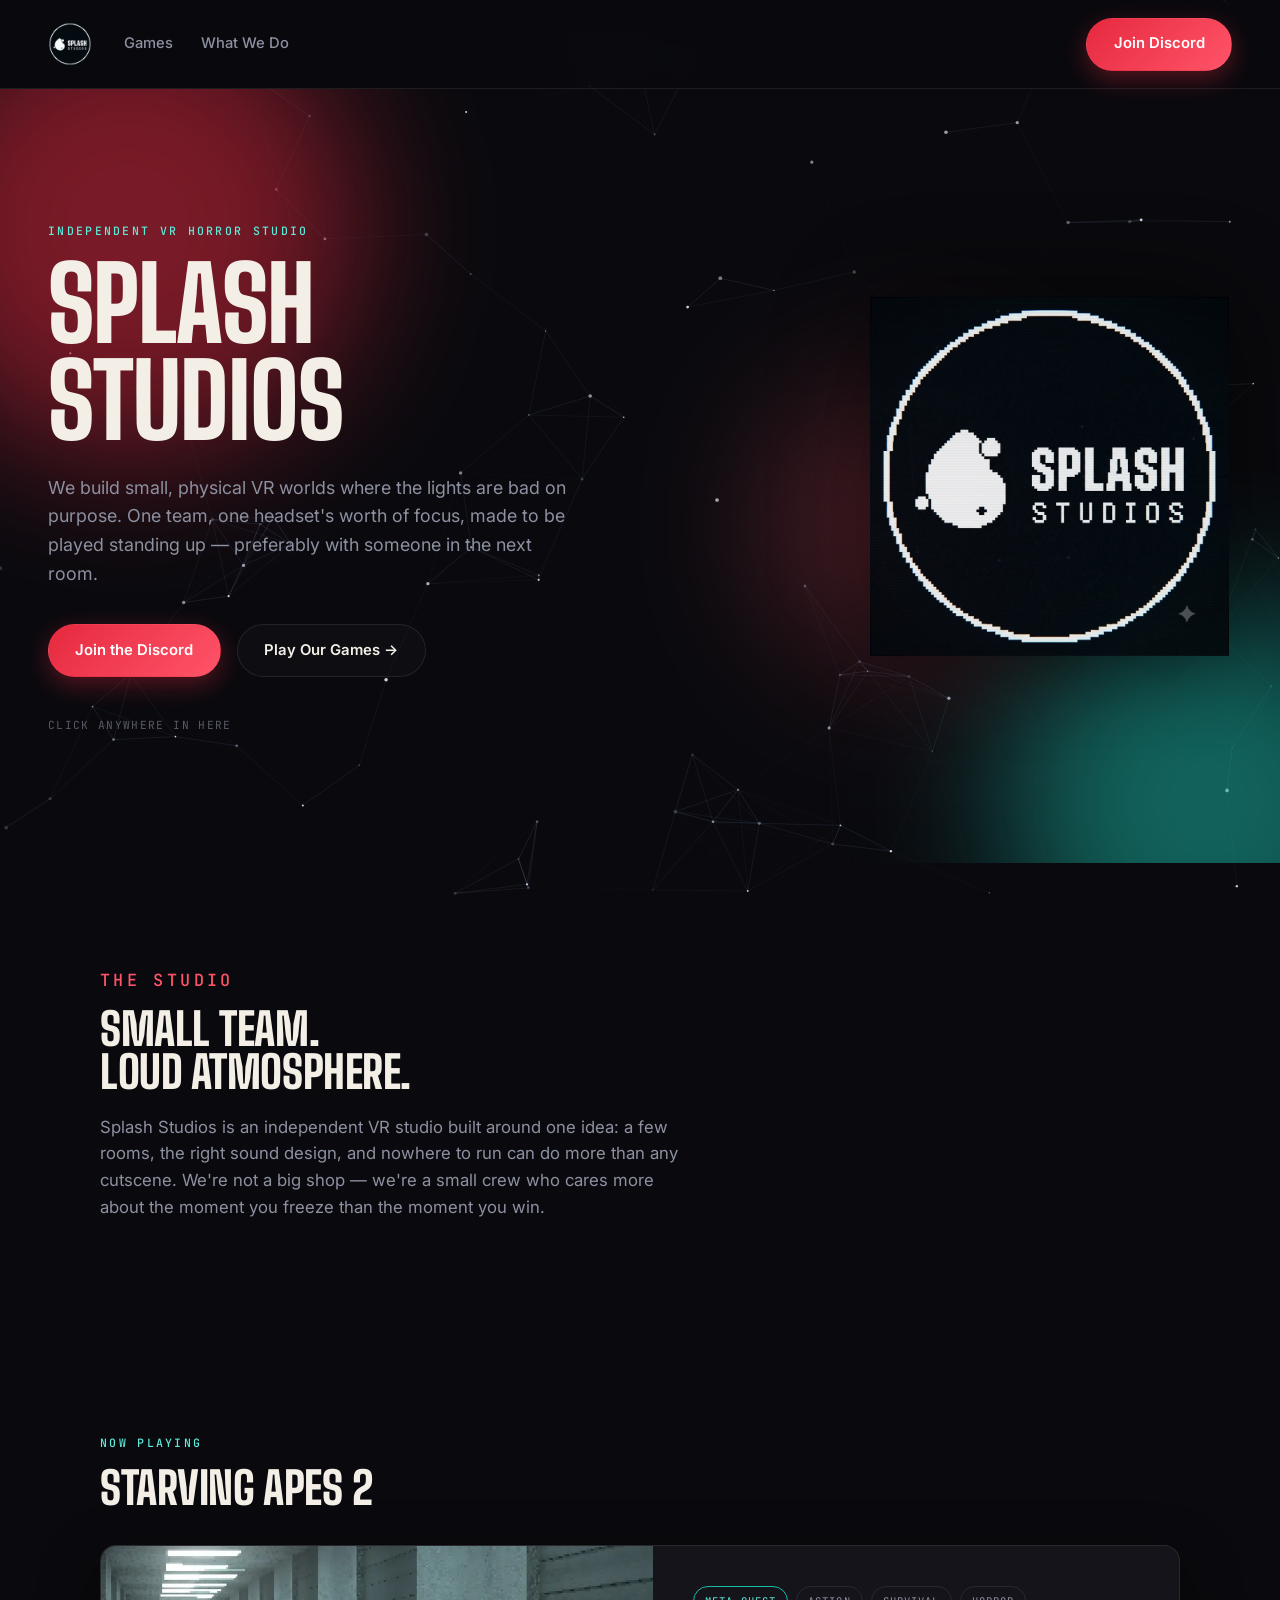
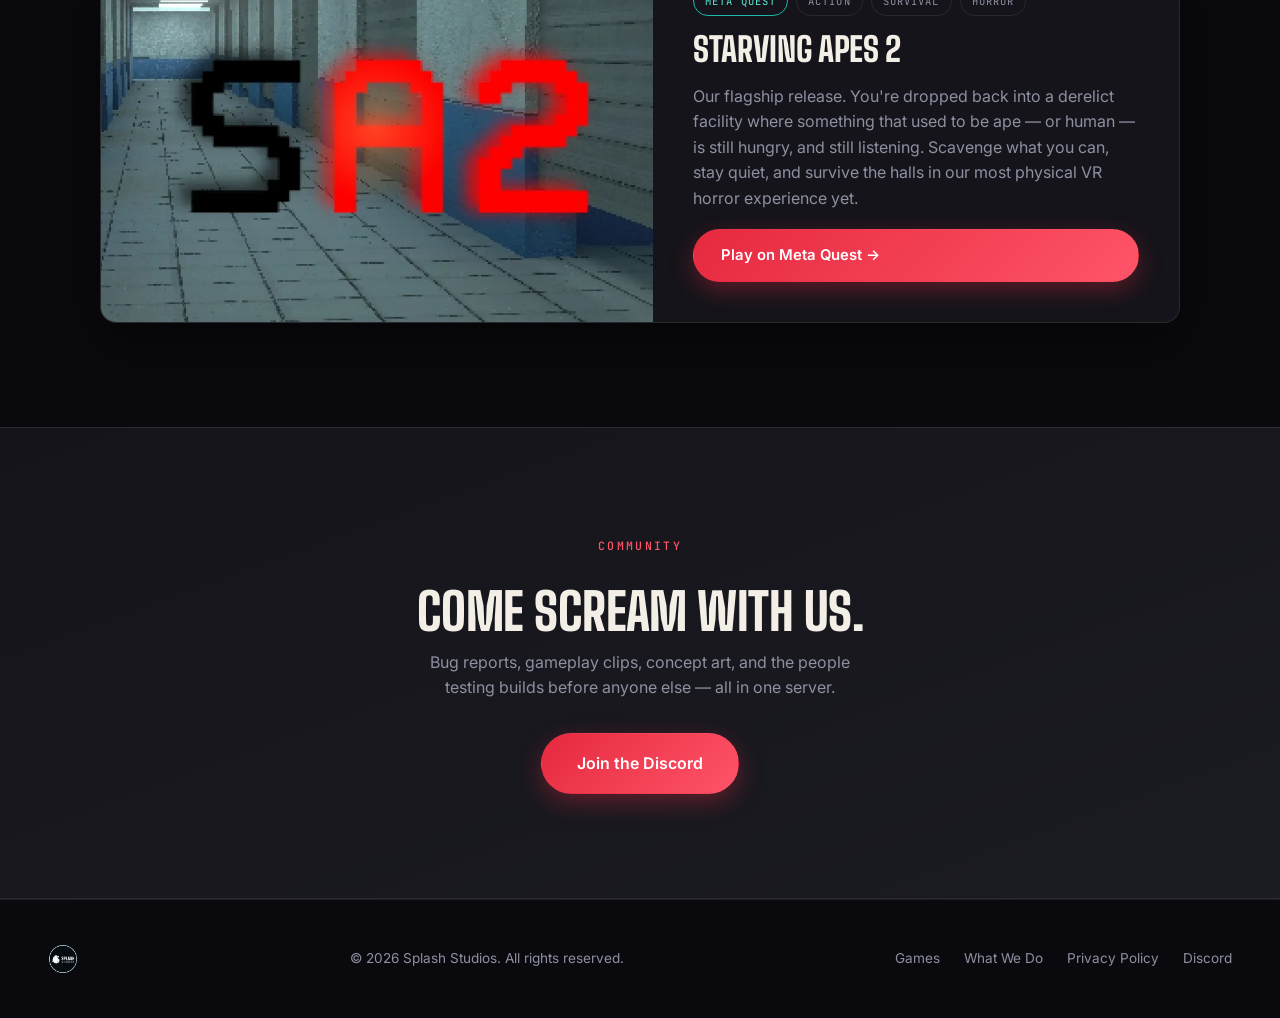
<file: index.html>
<!DOCTYPE html>
<html lang="en">
<head>
<meta charset="UTF-8">
<meta name="viewport" content="width=device-width, initial-scale=1.0">
<title>Splash Studios — Independent VR Horror Studio</title>
<meta name="description" content="Splash Studios is an independent VR studio behind Starving Apes 2. Join the Discord and play our games on Meta Quest.">
<meta name="theme-color" content="#0a0a0e">
<link rel="icon" type="image/png" href="favicon.png">

<link rel="preconnect" href="https://fonts.googleapis.com">
<link rel="preconnect" href="https://fonts.gstatic.com" crossorigin>
<link href="https://fonts.googleapis.com/css2?family=Big+Shoulders:wght@600;700;800;900&family=Inter:wght@400;500;600;700&family=JetBrains+Mono:wght@500&display=swap" rel="stylesheet">
<link rel="stylesheet" href="style.css">
</head>
<body>
<canvas class="star-field" aria-hidden="true"></canvas>

<header class="nav">
  <a href="index.html" class="brand">
    <img class="brand-mark" src="splash-logo-sm.png" alt="Splash Studios">
  </a>
  <nav class="nav-links">
    <a href="games.html">Games</a>
    <a href="what-we-do.html">What We Do</a>
  </nav>
  <a class="btn btn-primary" href="https://discord.gg/4bHSVDsTp4" target="_blank" rel="noopener">Join Discord</a>
</header>

<section class="hero">
  <div class="hero-ambient" aria-hidden="true">
    <span class="blob blob-1"></span>
    <span class="blob blob-2"></span>
    <span class="blob blob-3"></span>
  </div>
  <img class="hero-logo-badge" src="splash-logo.png" alt="" aria-hidden="true">
  <div class="hero-inner">
    <p class="eyebrow">Independent VR Horror Studio</p>
    <h1>Splash<br>Studios</h1>
    <p class="lede">We build small, physical VR worlds where the lights are bad on purpose. One team, one headset's worth of focus, made to be played standing up — preferably with someone in the next room.</p>
    <div class="hero-actions">
      <a class="btn btn-primary" href="https://discord.gg/4bHSVDsTp4" target="_blank" rel="noopener">Join the Discord</a>
      <a class="btn btn-ghost" href="games.html">Play Our Games →</a>
    </div>
    <p class="hero-hint">click anywhere in here</p>
  </div>
</section>

<section class="about">
  <div class="section-inner">
    <p class="eyebrow crimson">The Studio</p>
    <h2>Small team.<br>Loud atmosphere.</h2>
    <p>Splash Studios is an independent VR studio built around one idea: a few rooms, the right sound design, and nowhere to run can do more than any cutscene. We're not a big shop — we're a small crew who cares more about the moment you freeze than the moment you win.</p>
  </div>
</section>

<section class="featured">
  <div class="section-inner">
    <p class="eyebrow">Now Playing</p>
    <h2>Starving Apes 2</h2>
    <div class="game-card">
      <div class="game-art sa2" aria-hidden="true">
        <img src="sa2-banner.webp" alt="Starving Apes 2 — flickering corridor in the facility">
      </div>
      <div class="game-info">
        <div class="badges">
          <span class="badge platform">Meta Quest</span>
          <span class="badge">Action</span>
          <span class="badge">Survival</span>
          <span class="badge">Horror</span>
        </div>
        <h3>Starving Apes 2</h3>
        <p>Our flagship release. You're dropped back into a derelict facility where something that used to be ape — or human — is still hungry, and still listening. Scavenge what you can, stay quiet, and survive the halls in our most physical VR horror experience yet.</p>
        <a class="btn btn-primary" href="https://www.meta.com/experiences/starving-apes-2/9929811883797838/?srsltid=AfmBOoom83cuQZh8_HPgjByCwyeb6xO3C5Jgga5BLmCw1rRr3CXL1v2m" target="_blank" rel="noopener">Play on Meta Quest →</a>
      </div>
    </div>
  </div>
</section>

<section class="cta-banner">
  <div class="section-inner">
    <p class="eyebrow crimson">Community</p>
    <h2>Come scream with us.</h2>
    <p>Bug reports, gameplay clips, concept art, and the people testing builds before anyone else — all in one server.</p>
    <a class="btn btn-primary large" href="https://discord.gg/4bHSVDsTp4" target="_blank" rel="noopener">Join the Discord</a>
  </div>
</section>

<footer>
  <a href="index.html" class="brand">
    <img class="brand-mark" src="splash-logo-sm.png" alt="Splash Studios">
  </a>
  <p>&copy; 2026 Splash Studios. All rights reserved.</p>
  <div class="foot-links">
    <a href="games.html">Games</a>
    <a href="what-we-do.html">What We Do</a>
    <a href="privacy.html">Privacy Policy</a>
    <a href="https://discord.gg/4bHSVDsTp4" target="_blank" rel="noopener">Discord</a>
  </div>
</footer>

<script src="script.js"></script>
</body>
</html>
</file>
<file: style.css>
/* ============================================================
   SPLASH STUDIOS — stylesheet
   Palette: void / panel (near-black) + crimson + teal
   (a nod to red/teal horror-film grading, and to "splash")
   ============================================================ */

:root {
  --void: #0a0a0e;
  --panel: #14141a;
  --panel-2: #1b1b22;

  --crimson: #e6293f;
  --crimson-glow: #ff5468;
  --teal: #19b9a8;
  --teal-glow: #5dead9;

  --bone: #f3efe7;
  --slate: #8d90a0;
  --line: rgba(243, 239, 231, 0.09);

  --radius: 16px;
  --shadow: 0 20px 60px rgba(0, 0, 0, 0.45);

  --display: "Big Shoulders", sans-serif;
  --body: "Inter", system-ui, sans-serif;
  --mono: "JetBrains Mono", monospace;

  --pl-pink: #ff5fae;
  --pl-pink-glow: #ff8fc7;
  --pl-blue: #4cc9f0;
}

* { box-sizing: border-box; margin: 0; padding: 0; }

html { scroll-behavior: smooth; }

body {
  background: var(--void);
  color: var(--bone);
  font-family: var(--body);
  line-height: 1.6;
  overflow-x: hidden;
}

a { color: inherit; text-decoration: none; }
img, svg { display: block; max-width: 100%; }
ul { list-style: none; }

h1, h2, h3 {
  font-family: var(--display);
  font-weight: 800;
  text-transform: uppercase;
  letter-spacing: -0.01em;
  line-height: 0.95;
}

::selection { background: var(--crimson); color: var(--bone); }

:focus-visible {
  outline: 2px solid var(--teal-glow);
  outline-offset: 3px;
  border-radius: 4px;
}

.section-inner { max-width: 1080px; margin: 0 auto; }

section { padding: 6.5rem clamp(1.25rem, 5vw, 3rem); position: relative; }

.eyebrow {
  display: inline-block;
  font-family: var(--mono);
  font-size: 0.72rem;
  font-weight: 500;
  letter-spacing: 0.2em;
  text-transform: uppercase;
  color: var(--teal-glow);
  margin-bottom: 0.9rem;
}
.eyebrow.crimson { color: var(--crimson-glow); }

/* ---------- Nav ---------- */
.nav {
  position: sticky;
  top: 0;
  z-index: 50;
  display: flex;
  align-items: center;
  gap: 1.5rem;
  padding: 1.1rem clamp(1.25rem, 5vw, 3rem);
  background: rgba(10, 10, 14, 0.72);
  backdrop-filter: blur(14px);
  border-bottom: 1px solid var(--line);
}

.brand { display: flex; align-items: center; gap: 0.65rem; flex-shrink: 0; }
.brand-mark {
  width: 44px;
  height: 44px;
  border-radius: 50%;
  object-fit: cover;
  flex-shrink: 0;
  transition: transform 0.3s ease;
}
.brand:hover .brand-mark { transform: scale(1.06) rotate(-3deg); }
footer .brand-mark { width: 30px; height: 30px; }

.nav-links {
  display: flex;
  align-items: center;
  gap: 1.75rem;
  margin-left: 0.5rem;
  margin-right: auto;
  font-size: 0.92rem;
  font-weight: 500;
  color: var(--slate);
}
.nav-links a { transition: color 0.2s ease; }
.nav-links a:hover { color: var(--bone); }
.nav-links a.active { color: var(--teal-glow); }

/* ---------- Buttons ---------- */
.btn {
  display: inline-flex;
  align-items: center;
  gap: 0.5rem;
  padding: 0.85rem 1.65rem;
  border-radius: 999px;
  font-family: var(--body);
  font-weight: 600;
  font-size: 0.93rem;
  border: 1.5px solid transparent;
  white-space: nowrap;
  cursor: pointer;
  transition: transform 0.25s ease, box-shadow 0.25s ease, color 0.25s ease, border-color 0.25s ease;
}
.btn-primary {
  background: linear-gradient(135deg, var(--crimson), var(--crimson-glow));
  color: #fff;
  box-shadow: 0 8px 24px rgba(230, 41, 63, 0.35);
}
.btn-primary:hover { transform: translateY(-2px); box-shadow: 0 14px 32px rgba(230, 41, 63, 0.45); }
.btn-ghost {
  border-color: var(--line);
  color: var(--bone);
  background: rgba(255, 255, 255, 0.02);
}
.btn-ghost:hover { border-color: var(--teal); color: var(--teal-glow); transform: translateY(-2px); }
.btn-icon { width: 18px; height: 18px; flex-shrink: 0; }
.btn.large { padding: 1.05rem 2.2rem; font-size: 1rem; }

/* ---------- Hero ---------- */
.hero {
  position: relative;
  min-height: 86vh;
  display: flex;
  align-items: center;
  padding: 2rem clamp(1.25rem, 5vw, 3rem);
  overflow: hidden;
  isolation: isolate;
  cursor: crosshair;
}

.hero-ambient { position: absolute; inset: 0; z-index: -1; }
.blob {
  position: absolute;
  border-radius: 50%;
  filter: blur(70px);
  opacity: 0.5;
  mix-blend-mode: screen;
  animation: drift 20s ease-in-out infinite;
}
.blob-1 { width: 460px; height: 460px; background: var(--crimson); top: -12%; left: -8%; }
.blob-2 { width: 400px; height: 400px; background: var(--teal); bottom: -18%; right: -10%; animation-delay: -7s; }
.blob-3 { width: 280px; height: 280px; background: var(--crimson-glow); top: 38%; right: 18%; animation-delay: -13s; opacity: 0.28; }

@keyframes drift {
  0%, 100% { transform: translate(0, 0) scale(1); }
  50% { transform: translate(40px, -30px) scale(1.08); }
}

.hero-inner { max-width: 740px; position: relative; z-index: 1; }
.hero-inner h1 { font-size: clamp(3.4rem, 9vw, 6.4rem); }
.lede {
  margin-top: 1.5rem;
  font-size: clamp(1rem, 1.4vw, 1.2rem);
  color: var(--slate);
  max-width: 520px;
}
.hero-actions { display: flex; gap: 1rem; margin-top: 2.25rem; flex-wrap: wrap; }
.hero-hint {
  margin-top: 2.5rem;
  font-family: var(--mono);
  font-size: 0.7rem;
  letter-spacing: 0.12em;
  text-transform: uppercase;
  color: var(--slate);
  opacity: 0.6;
}

.hero-logo-badge {
  position: absolute;
  z-index: 0;
  right: 4%;
  top: 50%;
  transform: translateY(-50%);
  width: clamp(220px, 28vw, 380px);
  opacity: 0.92;
  filter: drop-shadow(0 0 50px rgba(0, 0, 0, 0.65));
  animation: badgeFloat 7s ease-in-out infinite;
}
@keyframes badgeFloat {
  0%, 100% { transform: translateY(-50%) rotate(0deg); }
  50% { transform: translateY(calc(-50% - 10px)) rotate(1.5deg); }
}
@media (max-width: 980px) {
  .hero-logo-badge { display: none; }
}
@media (prefers-reduced-motion: reduce) {
  .hero-logo-badge { animation: none; }
}

/* ---------- Game art images (SA2 banner photo) ---------- */
.game-art img {
  width: 100%;
  height: 100%;
  object-fit: cover;
  display: block;
}
.game-art.sa2 { position: relative; }
.game-art.sa2::after {
  content: "";
  position: absolute;
  inset: 0;
  background: linear-gradient(180deg, rgba(10, 10, 14, 0) 55%, rgba(10, 10, 14, 0.6) 100%);
  pointer-events: none;
}

.splash-fx {
  position: absolute;
  border-radius: 50%;
  pointer-events: none;
  transform: translate(-50%, -50%) scale(0);
  animation: splashPop 0.7s ease-out forwards;
  z-index: 2;
}
@keyframes splashPop {
  0% { transform: translate(-50%, -50%) scale(0); opacity: 0.9; }
  70% { opacity: 0.35; }
  100% { transform: translate(-50%, -50%) scale(1); opacity: 0; }
}

/* ---------- About ---------- */
.about p { max-width: 600px; color: var(--slate); font-size: 1.05rem; }
.about h2 { font-size: clamp(2rem, 4vw, 2.8rem); margin-bottom: 1.25rem; }

/* ---------- Featured game / game art panel ---------- */
.featured h2 { font-size: clamp(2rem, 4vw, 2.8rem); margin-bottom: 0.25rem; }

.game-card {
  display: grid;
  grid-template-columns: 1.05fr 1fr;
  background: var(--panel);
  border: 1px solid var(--line);
  border-radius: var(--radius);
  overflow: hidden;
  box-shadow: var(--shadow);
  margin-top: 2.25rem;
}

.game-art {
  position: relative;
  min-height: 340px;
  overflow: hidden;
  background:
    radial-gradient(circle at 28% 22%, rgba(230, 41, 63, 0.28), transparent 58%),
    radial-gradient(circle at 76% 82%, rgba(25, 185, 168, 0.2), transparent 55%),
    repeating-linear-gradient(90deg, rgba(255, 255, 255, 0.035) 0 2px, transparent 2px 56px),
    #0d0d11;
}
.game-art::before {
  content: "";
  position: absolute;
  width: 150px;
  height: 150px;
  border-radius: 50%;
  background: radial-gradient(circle, rgba(255, 150, 80, 0.45), transparent 70%);
  top: 28%;
  left: 36%;
  animation: flicker 4.2s infinite;
}
.game-art::after {
  content: "";
  position: absolute;
  width: 3px;
  height: 110px;
  background: linear-gradient(to bottom, var(--crimson), transparent);
  top: 0;
  left: 64%;
  opacity: 0.55;
}
@keyframes flicker {
  0%, 100% { opacity: 0.8; }
  45% { opacity: 0.18; }
  50% { opacity: 0.9; }
  78% { opacity: 0.3; }
}

.game-info {
  padding: 2.5rem;
  display: flex;
  flex-direction: column;
  gap: 1.1rem;
  justify-content: center;
}
.game-info h3 { font-size: 2.1rem; }
.game-info p { color: var(--slate); }

.badges { display: flex; gap: 0.5rem; flex-wrap: wrap; }
.badge {
  font-family: var(--mono);
  font-size: 0.66rem;
  letter-spacing: 0.1em;
  text-transform: uppercase;
  padding: 0.35rem 0.7rem;
  border: 1px solid var(--line);
  border-radius: 999px;
  color: var(--slate);
}
.badge.platform { border-color: var(--teal); color: var(--teal-glow); }

@media (max-width: 760px) {
  .game-card { grid-template-columns: 1fr; }
  .game-art { min-height: 200px; }
}

/* ---------- CTA banner ---------- */
.cta-banner {
  text-align: center;
  background: linear-gradient(160deg, var(--panel), var(--panel-2));
  border-top: 1px solid var(--line);
  border-bottom: 1px solid var(--line);
}
.cta-banner h2 { font-size: clamp(2rem, 4.5vw, 3.2rem); margin-bottom: 0.85rem; }
.cta-banner p { color: var(--slate); max-width: 460px; margin: 0 auto 2rem; }

/* ---------- Footer ---------- */
footer {
  padding: 2.75rem clamp(1.25rem, 5vw, 3rem);
  display: flex;
  flex-wrap: wrap;
  align-items: center;
  justify-content: space-between;
  gap: 1rem;
  border-top: 1px solid var(--line);
  color: var(--slate);
  font-size: 0.85rem;
}
footer .foot-links { display: flex; gap: 1.5rem; }
footer a:hover { color: var(--teal-glow); }

/* ---------- Games page ---------- */
.page-header { padding-top: 8rem; padding-bottom: 1.5rem; }
.page-header h1 { font-size: clamp(2.6rem, 6vw, 4.2rem); margin-bottom: 1rem; }
.page-header p { color: var(--slate); max-width: 540px; font-size: 1.05rem; }

.games-grid {
  display: grid;
  grid-template-columns: repeat(auto-fit, minmax(320px, 1fr));
  gap: 1.75rem;
  margin-top: 2.5rem;
}

.game-tile {
  background: var(--panel);
  border: 1px solid var(--line);
  border-radius: var(--radius);
  overflow: hidden;
  display: flex;
  flex-direction: column;
  transition: transform 0.3s ease, border-color 0.3s ease;
}
.game-tile:hover { transform: translateY(-4px); border-color: var(--teal); }
.game-tile .game-art { min-height: 210px; }

.tile-body { padding: 1.85rem; display: flex; flex-direction: column; gap: 1rem; flex: 1; }
.tile-body h3 { font-size: 1.65rem; }
.tile-body p { color: var(--slate); font-size: 0.95rem; flex: 1; }

/* ---------- Responsive ---------- */
@media (max-width: 640px) {
  .nav { flex-wrap: wrap; }
  .nav-links { order: 3; margin-right: auto; }
  section { padding: 4.5rem 1.25rem; }
  .hero { min-height: 80vh; }
}

/* ---------- Starfield / constellation (canvas-driven) ---------- */
.star-field {
  position: fixed;
  inset: 0;
  z-index: -3;
  width: 100vw;
  height: 100vh;
  display: block;
  pointer-events: none;
  background: var(--void);
}

/* ---------- Button bounce (press feedback) ---------- */
@keyframes btnBounce {
  0% { transform: scale(1); }
  30% { transform: scale(0.86); }
  55% { transform: scale(1.08); }
  80% { transform: scale(0.96); }
  100% { transform: scale(1); }
}
.btn.bounce { animation: btnBounce 0.42s ease; }

/* ---------- Art figure (SA2 silhouette) ---------- */
.art-figure {
  position: absolute;
  bottom: -8px;
  left: 50%;
  transform: translateX(-50%);
  width: 44%;
  opacity: 0.95;
  filter: drop-shadow(0 0 18px rgba(0, 0, 0, 0.6));
}

/* ---------- WIP badge ---------- */
.badge.wip { border-color: var(--pl-pink); color: var(--pl-pink-glow); }

/* ---------- Liminal art panel (Primal Liminality) ---------- */
.game-art.liminal {
  background:
    repeating-linear-gradient(135deg, rgba(255, 95, 174, 0.16) 0 16px, transparent 16px 32px),
    radial-gradient(circle at 25% 15%, rgba(255, 95, 174, 0.32), transparent 55%),
    radial-gradient(circle at 80% 85%, rgba(76, 201, 240, 0.28), transparent 55%),
    linear-gradient(180deg, #15101f 0%, #0b0b12 75%);
}
.wip-stamp {
  position: absolute;
  top: 50%;
  left: 50%;
  transform: translate(-50%, -50%) rotate(-9deg);
  border: 3px solid var(--pl-pink);
  color: var(--pl-pink-glow);
  font-family: var(--mono);
  font-weight: 700;
  letter-spacing: 0.15em;
  padding: 0.4rem 1rem;
  font-size: 1rem;
  text-transform: uppercase;
  background: rgba(10, 10, 14, 0.45);
  border-radius: 6px;
  box-shadow: 0 0 26px rgba(255, 95, 174, 0.35);
  white-space: nowrap;
}

/* ---------- WIP tile click-to-reveal ---------- */
.game-tile.wip { cursor: pointer; }
.game-tile.wip:focus-visible { outline: 2px solid var(--pl-blue); outline-offset: 3px; }
.tile-hint {
  font-family: var(--mono);
  font-size: 0.85rem;
  letter-spacing: 0.05em;
  color: var(--pl-blue);
}
.tile-reveal {
  color: var(--bone);
  font-style: italic;
  display: none;
}
.game-tile.wip.revealed .tile-hint { display: none; }
.game-tile.wip.revealed .tile-reveal { display: block; }

/* ---------- Long-form content (What We Do / Privacy) ---------- */
.prose { max-width: 720px; }
.prose p {
  color: var(--slate);
  font-size: 1.05rem;
  margin-bottom: 1.25rem;
}
.prose h2 {
  font-size: clamp(1.7rem, 3vw, 2.3rem);
  margin-top: 3rem;
  margin-bottom: 1rem;
}
.prose h2:first-child { margin-top: 0; }
.prose h3 {
  font-family: var(--body);
  text-transform: none;
  font-weight: 700;
  letter-spacing: 0;
  font-size: 1.15rem;
  color: var(--bone);
  margin-top: 1.75rem;
  margin-bottom: 0.6rem;
}
.prose ul { margin: 0 0 1.5rem 0; }
.prose li {
  position: relative;
  color: var(--slate);
  font-size: 1rem;
  padding-left: 1.4rem;
  margin-bottom: 0.65rem;
}
.prose li::before {
  content: "";
  position: absolute;
  left: 0;
  top: 0.55em;
  width: 6px;
  height: 6px;
  border-radius: 50%;
  background: var(--teal);
}
.prose strong { color: var(--bone); }
.meta-line {
  font-family: var(--mono);
  font-size: 0.78rem;
  letter-spacing: 0.1em;
  text-transform: uppercase;
  color: var(--slate);
  margin-bottom: 2.5rem;
}

.pillars-grid {
  display: grid;
  grid-template-columns: repeat(auto-fit, minmax(230px, 1fr));
  gap: 1.5rem;
  margin: 2rem 0 2.5rem;
}
.pillar {
  background: var(--panel);
  border: 1px solid var(--line);
  border-radius: var(--radius);
  padding: 1.75rem;
  transition: border-color 0.3s ease, transform 0.3s ease;
}
.pillar:hover { border-color: var(--teal); transform: translateY(-3px); }
.pillar .num {
  display: block;
  font-family: var(--mono);
  color: var(--teal-glow);
  font-size: 0.8rem;
  letter-spacing: 0.12em;
  margin-bottom: 0.85rem;
}
.pillar h3 {
  font-family: var(--display);
  text-transform: uppercase;
  font-weight: 800;
  font-size: 1.2rem;
  letter-spacing: -0.01em;
  margin: 0 0 0.6rem;
  color: var(--bone);
}
.pillar p { color: var(--slate); font-size: 0.92rem; margin: 0; }

.notice {
  background: rgba(76, 201, 240, 0.08);
  border: 1px solid rgba(76, 201, 240, 0.35);
  border-radius: 10px;
  padding: 1.1rem 1.4rem;
  font-size: 0.9rem;
  color: var(--slate);
  margin: 0 0 2.5rem;
}
.notice strong { color: var(--teal-glow); }

/* ---------- Reduced motion ---------- */
@media (prefers-reduced-motion: reduce) {
  html { scroll-behavior: auto; }
  .blob { animation: none; }
  .game-art::before { animation: none; }
  .splash-fx { display: none; }
  .btn.bounce { animation: none; }
}
</file>
